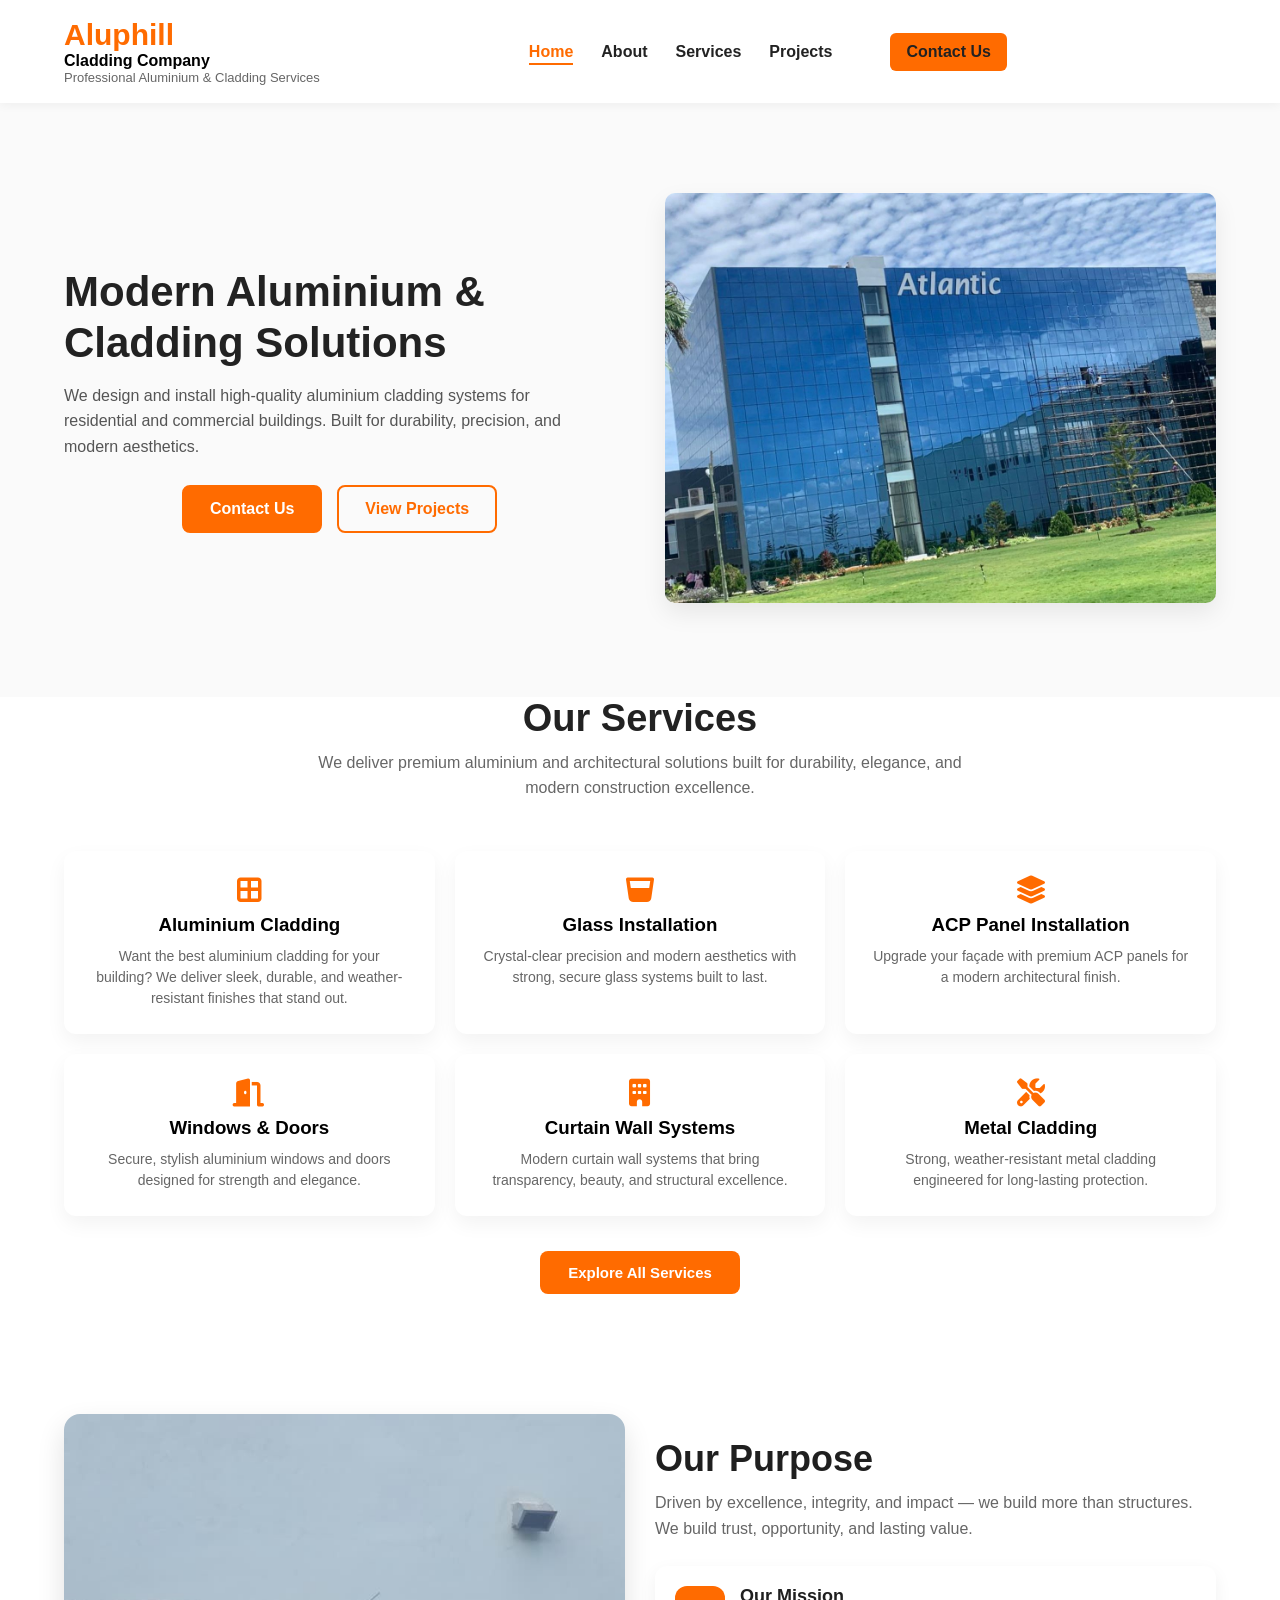
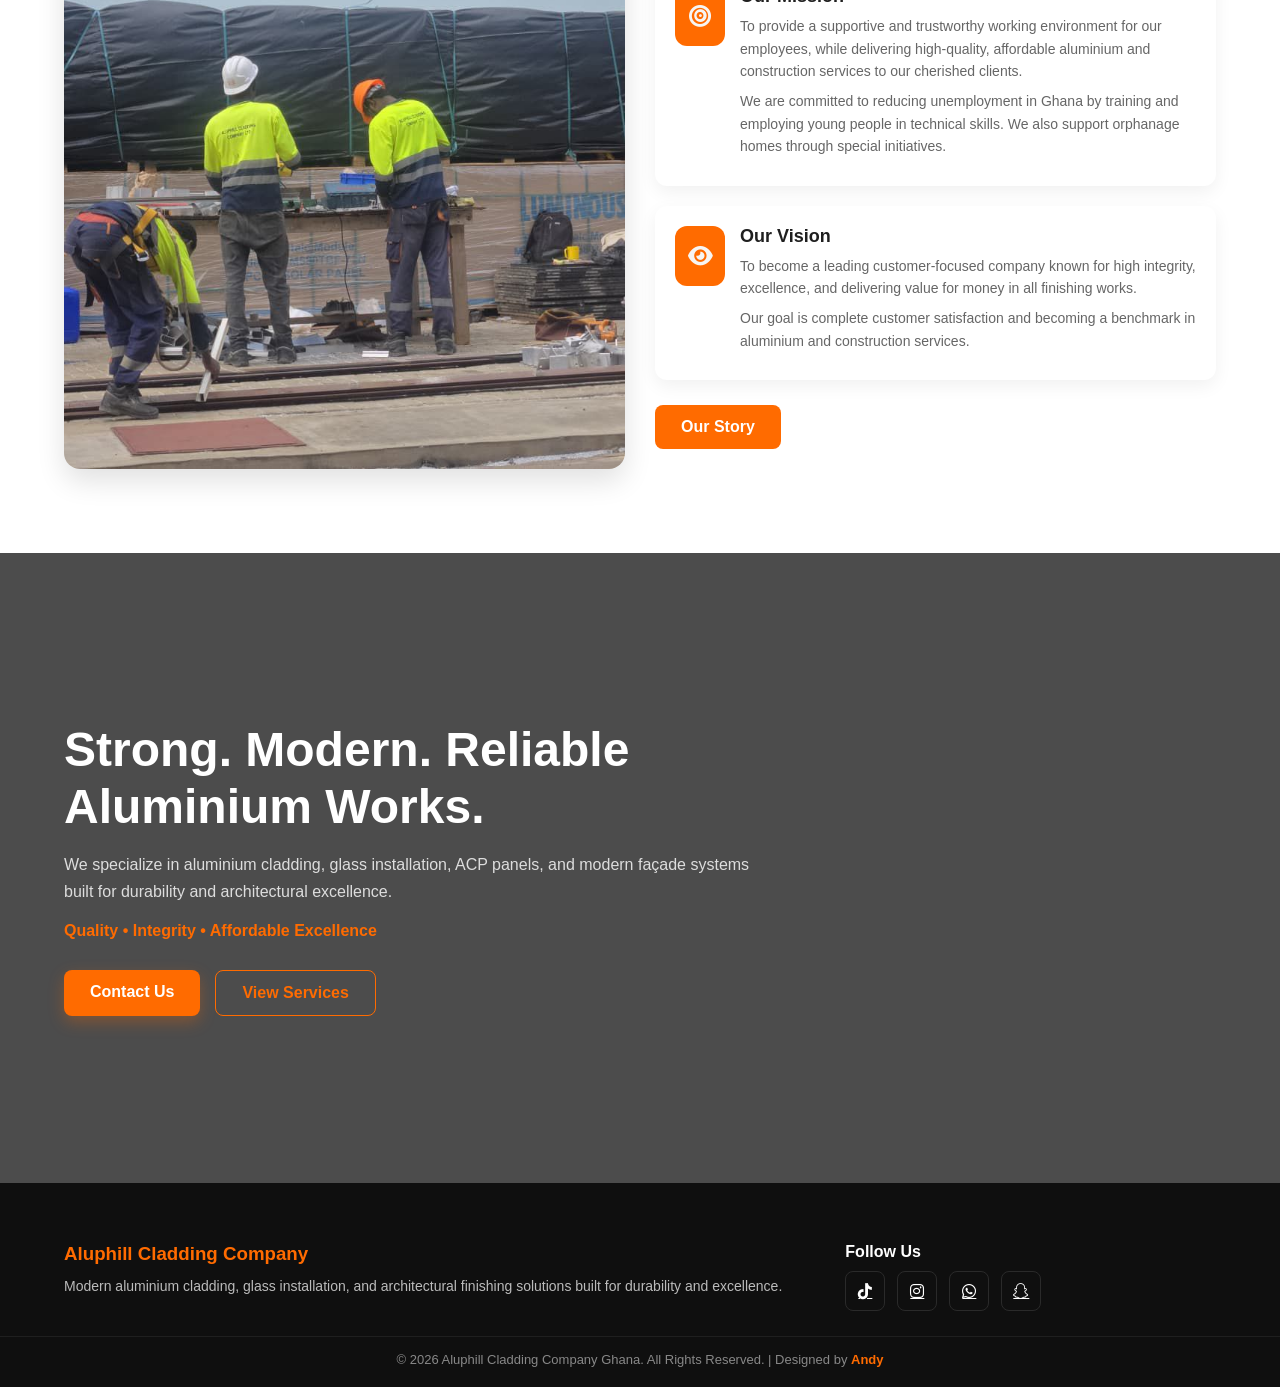
<file: index.html>
<!DOCTYPE html>
<html lang="en">
<head>
  <meta charset="UTF-8" />
  <meta name="viewport" content="width=device-width, initial-scale=1.0"/>
  <title>Aluphill Cladding Company</title>
  <link rel="stylesheet" href="style.css"/>
  <link rel="icon" type="image/png" sizes="32x32" href="images/logo.jpeg">
  <link rel="icon" type="image/png" sizes="16x16" href="images/logo.jpeg">
</head>

<body>

<header class="navbar">
  <div class="container nav-wrapper">

    <div class="logo">
      <h1>Aluphill</h1>
      <span>Cladding Company</span>
      <p class="tagline">Professional Aluminium & Cladding Services</p>
    </div>

    <nav class="nav-links" id="navLinks"></nav>

    <button class="hamburger" id="hamburger" aria-label="Menu">
      <span></span><span></span><span></span>
    </button>

  </div>
</header>

<section class="hero">
  <div class="container hero-wrapper">

    <div class="hero-text">
      <h2>Modern Aluminium & Cladding Solutions</h2>
      <p>
        We design and install high-quality aluminium cladding systems for residential and commercial buildings.
        Built for durability, precision, and modern aesthetics.
      </p>

      <div class="hero-actions">
        <a href="contact.html" class="hero-btn primary">Contact Us</a>
        <a href="projects.html" class="hero-btn secondary">View Projects</a>
      </div>
    </div>

    <div class="hero-image">
      <img src="images/hero1.jpeg"
           alt="Aluminium cladding building">
    </div>

  </div>
</section>

<section class="services">
  <div class="container">

    <div class="section-header">
      <h2>Our Services</h2>
      <p>
        We deliver premium aluminium and architectural solutions built for durability,
        elegance, and modern construction excellence.
      </p>
    </div>

    <div class="services-grid">

      <div class="service-card">
        <i class="fas fa-border-all service-icon"></i>
        <h3>Aluminium Cladding</h3>
        <p>Want the best aluminium cladding for your building? We deliver sleek, durable, and weather-resistant finishes that stand out.</p>
      </div>

      <div class="service-card">
        <i class="fas fa-glass-whiskey service-icon"></i>
        <h3>Glass Installation</h3>
        <p>Crystal-clear precision and modern aesthetics with strong, secure glass systems built to last.</p>
      </div>

      <div class="service-card">
        <i class="fas fa-layer-group service-icon"></i>
        <h3>ACP Panel Installation</h3>
        <p>Upgrade your façade with premium ACP panels for a modern architectural finish.</p>
      </div>

      <div class="service-card">
        <i class="fas fa-door-open service-icon"></i>
        <h3>Windows & Doors</h3>
        <p>Secure, stylish aluminium windows and doors designed for strength and elegance.</p>
      </div>

      <div class="service-card">
        <i class="fas fa-building service-icon"></i>
        <h3>Curtain Wall Systems</h3>
        <p>Modern curtain wall systems that bring transparency, beauty, and structural excellence.</p>
      </div>

      <div class="service-card">
        <i class="fas fa-tools service-icon"></i>
        <h3>Metal Cladding</h3>
        <p>Strong, weather-resistant metal cladding engineered for long-lasting protection.</p>
      </div>

    </div>

    <div class="services-footer">
      <a href="service.html" class="services-btn">Explore All Services</a>
    </div>

  </div>
</section>

<section class="mission-vision">
  <div class="container mv-wrapper">

    <!-- LEFT IMAGE (BUSINESS FEEL) -->
    <div class="mv-image">
      <img src="images/our purpose.jpeg" alt="Construction Team Working">
    </div>

    <!-- RIGHT CONTENT -->
    <div class="mv-content">

      <div class="mv-header">
        <h2>Our Purpose</h2>
        <p>
          Driven by excellence, integrity, and impact — we build more than structures.
          We build trust, opportunity, and lasting value.
        </p>
      </div>

      <!-- MISSION -->
      <div class="mv-card">
        <div class="mv-icon">
          <i class="fas fa-bullseye"></i>
        </div>

        <div>
          <h3>Our Mission</h3>
          <p>
            To provide a supportive and trustworthy working environment for our employees,
            while delivering high-quality, affordable aluminium and construction services to our cherished clients.
          </p>
          <p>
            We are committed to reducing unemployment in Ghana by training and employing young people in technical skills.
            We also support orphanage homes through special initiatives.
          </p>
        </div>
      </div>

      <!-- VISION -->
      <div class="mv-card">
        <div class="mv-icon">
          <i class="fas fa-eye"></i>
        </div>

        <div>
          <h3>Our Vision</h3>
          <p>
            To become a leading customer-focused company known for high integrity, excellence,
            and delivering value for money in all finishing works.
          </p>
          <p>
            Our goal is complete customer satisfaction and becoming a benchmark in aluminium and construction services.
          </p>
        </div>
      </div>

      <!-- CTA BUTTON -->
      <div class="mv-cta">
        <a href="about.html" class="mv-btn">Our Story</a>
      </div>

    </div>

  </div>
</section>

<section class="video-section">

  <!-- VIDEO BACKGROUND -->
  <video class="video-bg-video" autoplay muted loop playsinline>
    <source src="images/video/vid1.mp4" type="video/mp4">
  </video>

  <!-- OVERLAY -->
  <div class="video-overlay"></div>

  <!-- CONTENT -->
  <div class="container video-content-wrapper">

    <div class="video-text">

      <h1>Strong. Modern. Reliable Aluminium Works.</h1>

      <p>
        We specialize in aluminium cladding, glass installation, ACP panels, and modern façade systems
        built for durability and architectural excellence.
      </p>

      <p class="highlight">
        Quality • Integrity • Affordable Excellence
      </p>

      <div class="video-buttons">
        <a href="contact.html" class="btn primary">Contact Us</a>
        <a href="service.html" class="btn secondary">View Services</a>
      </div>

    </div>

  </div>

</section>

<footer class="footer">
  <div class="container footer-wrapper">

    <!-- BRAND / ABOUT -->
    <div class="footer-about">
      <h3>Aluphill Cladding Company</h3>
      <p>
        Modern aluminium cladding, glass installation, and architectural finishing solutions
        built for durability and excellence.
      </p>
    </div>

    <!-- SOCIALS -->
    <div class="footer-socials">
      <h4>Follow Us</h4>
   <div class="social-icons">
        <a href="https://www.tiktok.com/@aluphillcladding" target="_blank" rel="noopener noreferrer"><i class="fab fa-tiktok"></i></a>
        <a href="https://www.instagram.com/aluphillcladding1.0?igsh=MWg1b3R0eDY3OHE4Mg%3D%3D&utm_source=qr" target="_blank" rel="noopener noreferrer"><i class="fab fa-instagram"></i></a>
        <a href="whatsapp://send?phone=233240925227" target="_blank" rel="noopener noreferrer"><i class="fab fa-whatsapp"></i></a>
        <a href="https://www.snapchat.com/add/aluphilcladding?share_id=PP1uf8LnQ-aVPM5W32ZezQ&locale=en_US" target="_blank" rel="noopener noreferrer"><i class="fab fa-snapchat-ghost"></i></a>
      </div>
    </div>

  </div>

  <!-- BOTTOM BAR -->
  <div class="footer-bottom">
    <p>
      © 2026 Aluphill Cladding Company Ghana. All Rights Reserved. |
      Designed by 
      <a href="mailto:opusumahandy17@gmail.com">Andy</a>
    </p>
  </div>
</footer>

<link rel="stylesheet" href="https://cdnjs.cloudflare.com/ajax/libs/font-awesome/6.5.0/css/all.min.css">

<script src="script.js" defer></script>
</body>
</html>
</file>
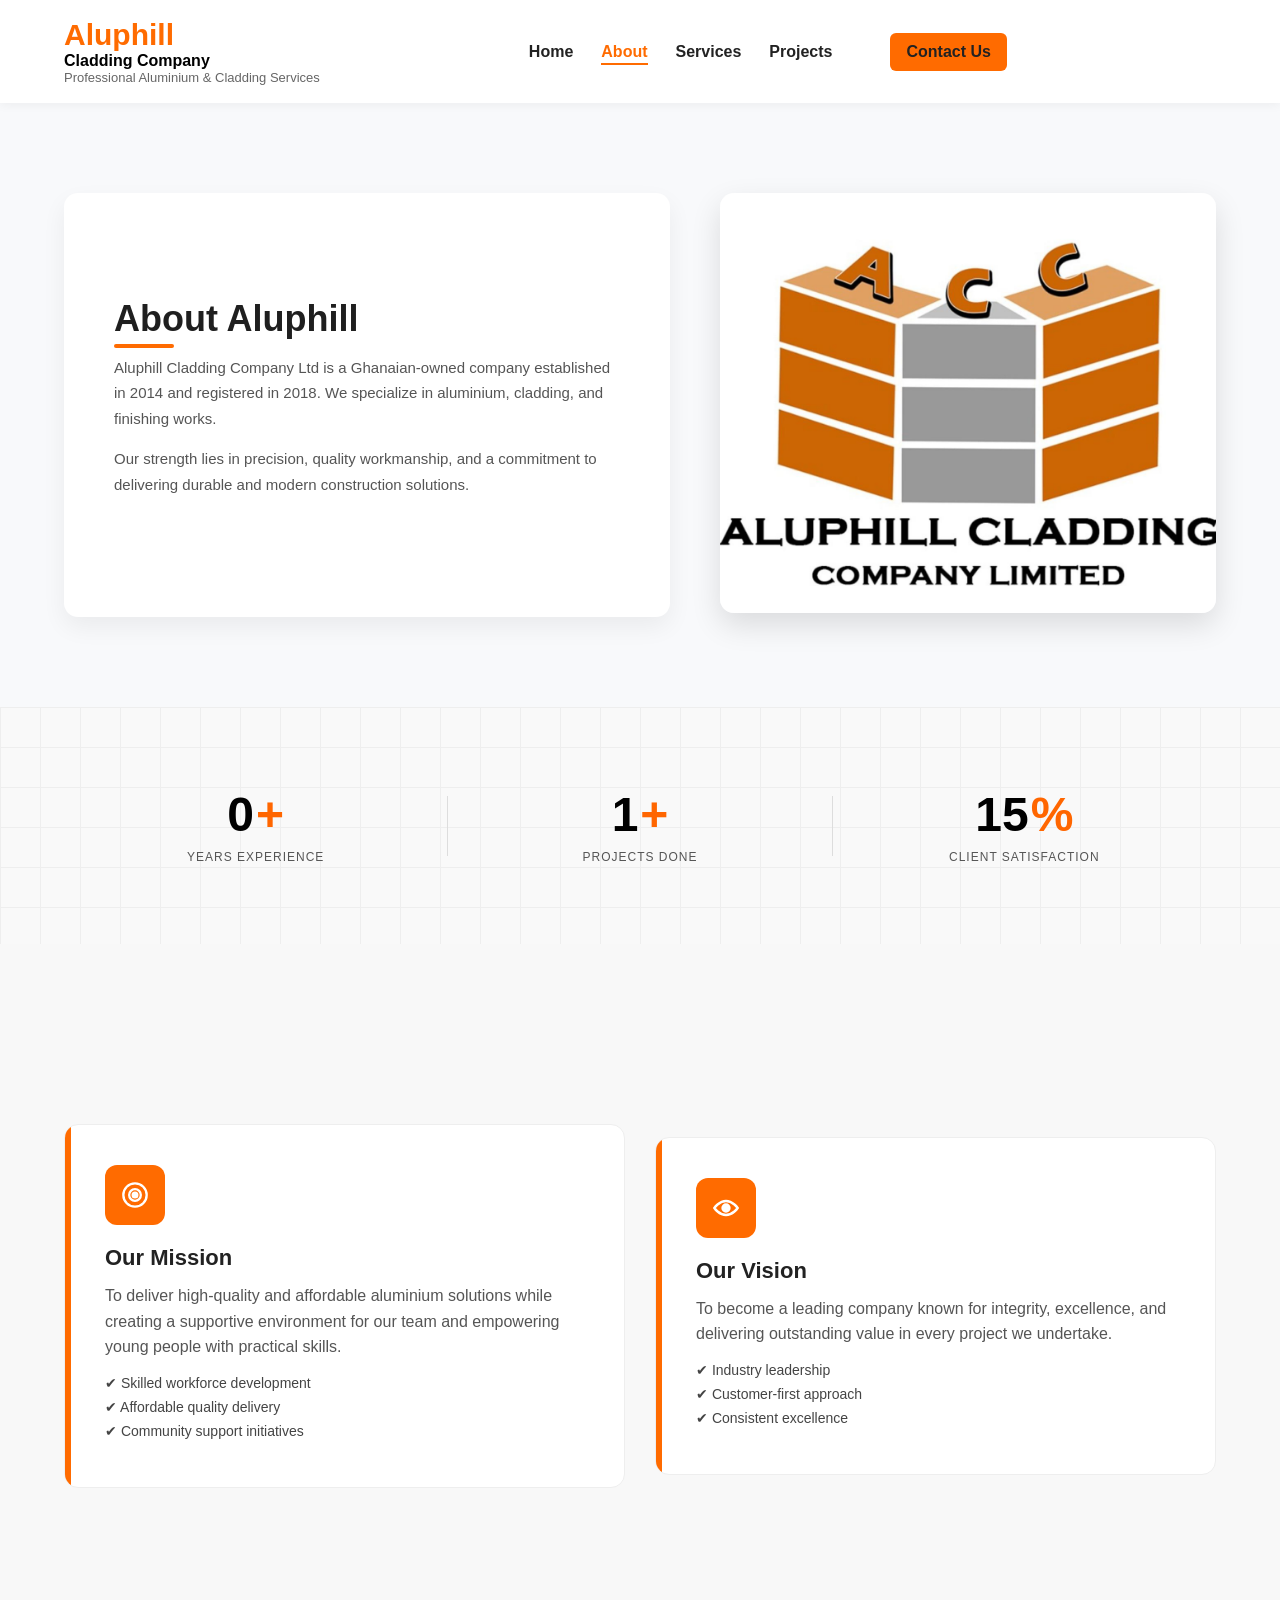
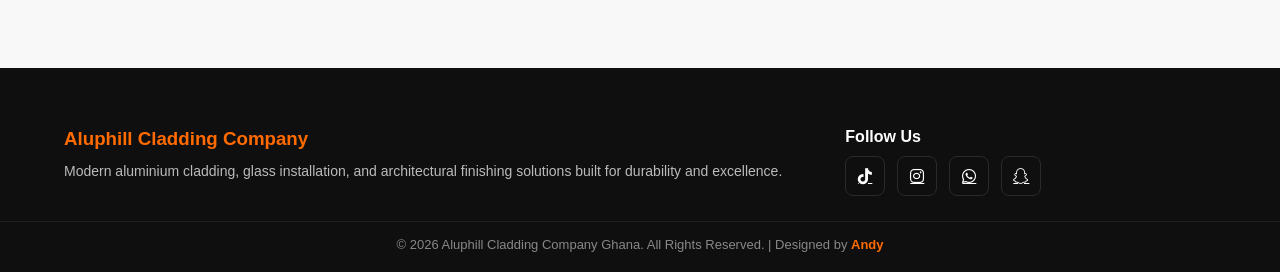
<file: about.html>
<!DOCTYPE html>
<html lang="en">
<head>
  <meta charset="UTF-8" />
  <meta name="viewport" content="width=device-width, initial-scale=1.0"/>
  <title>Aluphill Cladding Company</title>
  <link rel="stylesheet" href="style.css"/>
  <link rel="icon" type="image/png" sizes="32x32" href="images/logo.jpeg">
  <link rel="icon" type="image/png" sizes="16x16" href="images/logo.jpeg">

</head>

<body>  

<header class="navbar">
  <div class="container nav-wrapper">

    <div class="logo">
      <h1>Aluphill</h1>
      <span>Cladding Company</span>
      <p class="tagline">Professional Aluminium & Cladding Services</p>
    </div>

    <nav class="nav-links" id="navLinks"></nav>

    <button class="hamburger" id="hamburger" aria-label="Menu">
      <span></span><span></span><span></span>
    </button>

  </div>
</header>

<!-- ABOUT INTRO -->
<section class="about-hero">
  <div class="container about-grid">

    <div class="about-text">
      <h2>About Aluphill</h2>

      <p>
        Aluphill Cladding Company Ltd is a Ghanaian-owned company established in 2014 and
        registered in 2018. We specialize in aluminium, cladding, and finishing works.
      </p>

      <p>
        Our strength lies in precision, quality workmanship, and a commitment to delivering
        durable and modern construction solutions.
      </p>
    </div>

    <div class="about-image">
      <img src="images/logo.jpeg" alt="Construction">
    </div>

  </div>
</section>


<section class="stats-section">
  <div class="container stats-container">

    <div class="stat-box">
      <h2>
        <span class="count" data-target="6">0</span><span class="symbol">+</span>
      </h2>
      <p>YEARS EXPERIENCE</p>
    </div>

    <div class="divider"></div>

    <div class="stat-box">
      <h2>
        <span class="count" data-target="10">0</span><span class="symbol">+</span>
      </h2>
      <p>PROJECTS DONE</p>
    </div>

    <div class="divider"></div>

    <div class="stat-box">
      <h2>
        <span class="count" data-target="98">0</span><span class="symbol">%</span>
      </h2>
      <p>CLIENT SATISFACTION</p>
    </div>

  </div>
</section>
<!-- MISSION & VISION -->
<section class="about-mv">
  <div class="container mv-wrapper">

    <!-- MISSION -->
    <div class="mv-box mission">
      <div class="mv-icon">
        <!-- Target Icon -->
        <svg viewBox="0 0 24 24">
          <circle cx="12" cy="12" r="10"/>
          <circle cx="12" cy="12" r="5"/>
          <circle cx="12" cy="12" r="2" fill="#fff"/>
        </svg>
      </div>

      <h3>Our Mission</h3>

      <p>
        To deliver high-quality and affordable aluminium solutions while creating a supportive
        environment for our team and empowering young people with practical skills.
      </p>

      <ul>
        <li>✔ Skilled workforce development</li>
        <li>✔ Affordable quality delivery</li>
        <li>✔ Community support initiatives</li>
      </ul>
    </div>

    <!-- VISION -->
    <div class="mv-box vision">
      <div class="mv-icon">
        <!-- Eye Icon -->
        <svg viewBox="0 0 24 24">
          <path d="M2 12s4-6 10-6 10 6 10 6-4 6-10 6-10-6-10-6z"/>
          <circle cx="12" cy="12" r="3" fill="#fff"/>
        </svg>
      </div>

      <h3>Our Vision</h3>

      <p>
        To become a leading company known for integrity, excellence, and delivering
        outstanding value in every project we undertake.
      </p>

      <ul>
        <li>✔ Industry leadership</li>
        <li>✔ Customer-first approach</li>
        <li>✔ Consistent excellence</li>
      </ul>
    </div>

  </div>
</section>

<footer class="footer">
  <div class="container footer-wrapper">

    <!-- BRAND / ABOUT -->
    <div class="footer-about">
      <h3>Aluphill Cladding Company</h3>
      <p>
        Modern aluminium cladding, glass installation, and architectural finishing solutions
        built for durability and excellence.
      </p>
    </div>

    <!-- SOCIALS -->
    <div class="footer-socials">
      <h4>Follow Us</h4>
      <div class="social-icons">
        <a href="https://www.tiktok.com/@aluphillcladding" target="_blank" rel="noopener noreferrer"><i class="fab fa-tiktok"></i></a>
        <a href="https://www.instagram.com/aluphillcladding1.0?igsh=MWg1b3R0eDY3OHE4Mg%3D%3D&utm_source=qr" target="_blank" rel="noopener noreferrer"><i class="fab fa-instagram"></i></a>
        <a href="whatsapp://send?phone=233240925227" target="_blank" rel="noopener noreferrer"><i class="fab fa-whatsapp"></i></a>
        <a href="https://www.snapchat.com/add/aluphilcladding?share_id=PP1uf8LnQ-aVPM5W32ZezQ&locale=en_US" target="_blank" rel="noopener noreferrer"><i class="fab fa-snapchat-ghost"></i></a>
      </div>
    </div>

  </div>

  <!-- BOTTOM BAR -->
  <div class="footer-bottom">
    <p>
      © 2026 Aluphill Cladding Company Ghana. All Rights Reserved. |
      Designed by 
      <a href="mailto:opusumahandy17@gmail.com">Andy</a>
    </p>
  </div>
</footer>


<link rel="stylesheet" href="https://cdnjs.cloudflare.com/ajax/libs/font-awesome/6.5.0/css/all.min.css">

<script src="script.js" defer></script>
</body>
</html>
</file>
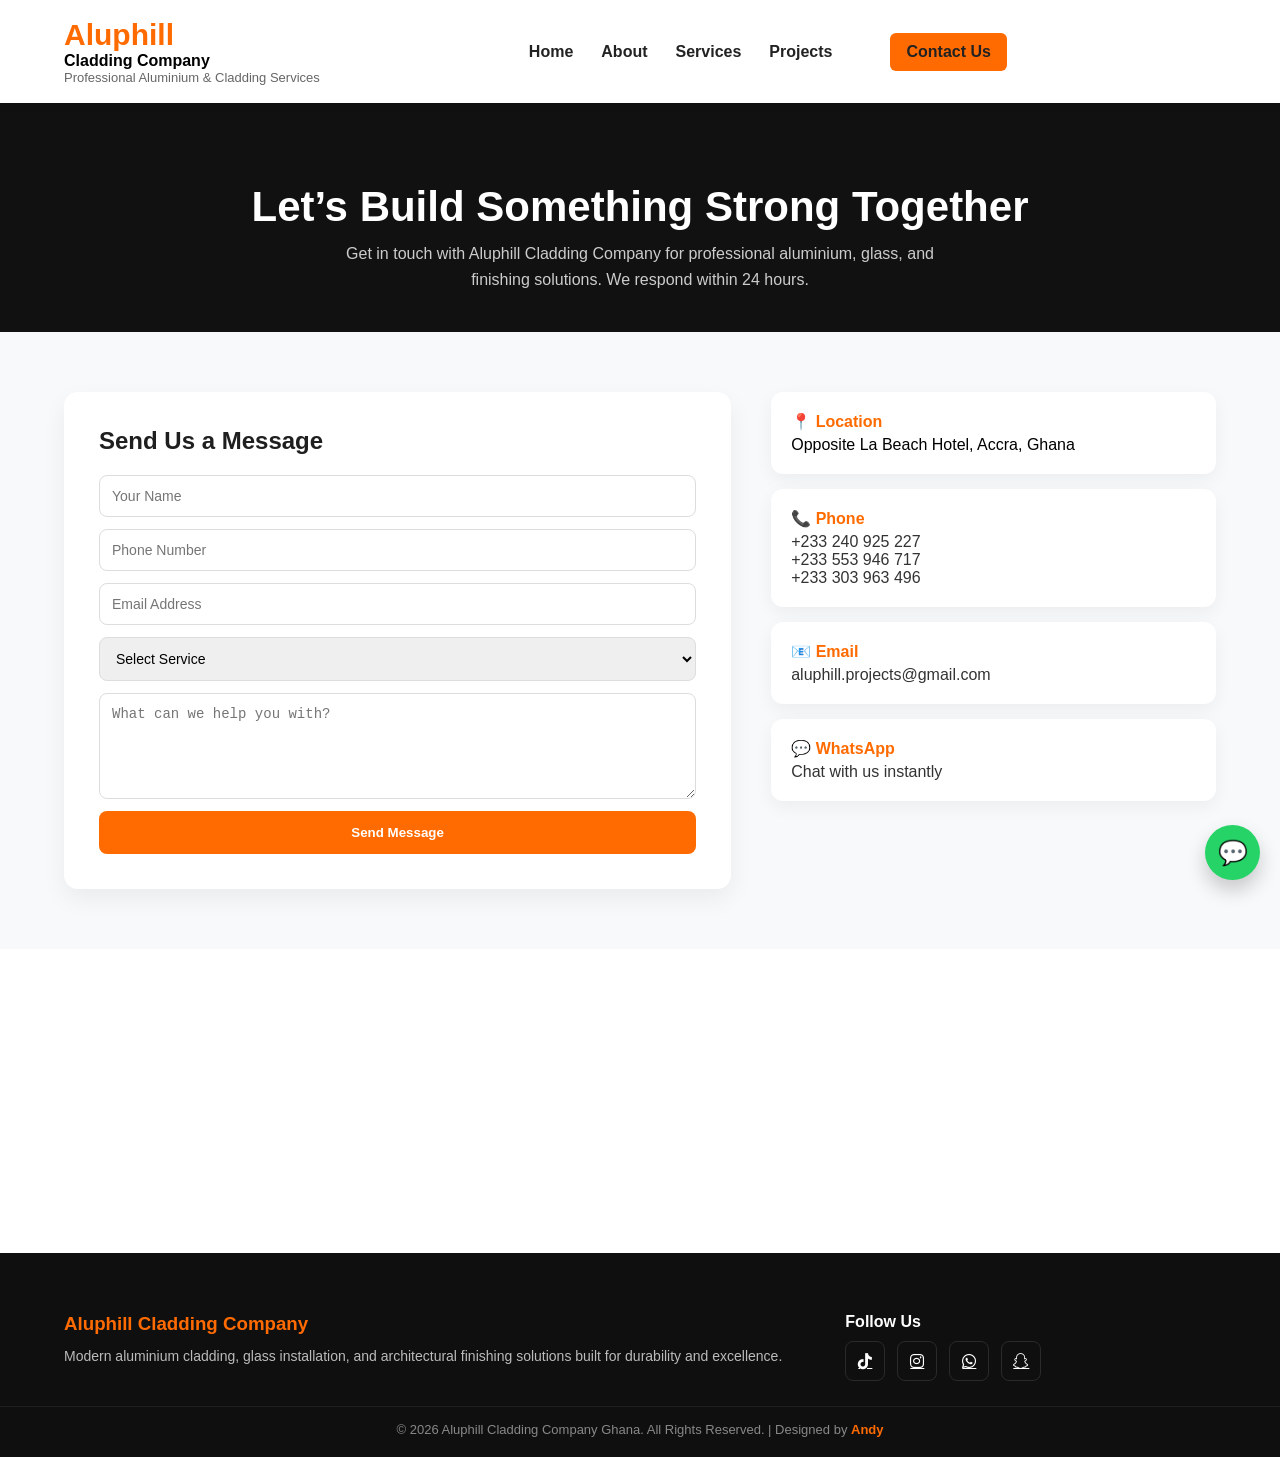
<file: contact.html>
<!DOCTYPE html>
<html lang="en">
<head>
  <meta charset="UTF-8" />
  <meta name="viewport" content="width=device-width, initial-scale=1.0"/>
  <title>Aluphill Cladding Company</title>
  <link rel="stylesheet" href="style.css"/>
  <link rel="icon" type="image/png" sizes="32x32" href="images/logo.jpeg">
  <link rel="icon" type="image/png" sizes="16x16" href="images/logo.jpeg">

<body>

<header class="navbar">
  <div class="container nav-wrapper">

    <div class="logo">
      <h1>Aluphill</h1>
      <span>Cladding Company</span>
      <p class="tagline">Professional Aluminium & Cladding Services</p>
    </div>

    <nav class="nav-links" id="navLinks"></nav>

    <button class="hamburger" id="hamburger" aria-label="Menu">
      <span></span><span></span><span></span>
    </button>

  </div>
</header>
<!-- CONTACT HERO -->
<section class="contact-hero">
  <div class="container">

    <h1>Let’s Build Something Strong Together</h1>
    <p>
      Get in touch with Aluphill Cladding Company for professional aluminium,
      glass, and finishing solutions. We respond within 24 hours.
    </p>

  </div>
</section>

<!-- CONTACT MAIN -->
<section class="contact-section">
  <div class="container contact-grid">

    <!-- FORM -->
    <div class="contact-form-box">
      <h2>Send Us a Message</h2>

      <form id="contactForm">

  <input type="text"
         id="name"
         placeholder="Your Name"
         required>

  <input type="tel"
         id="phone"
         placeholder="Phone Number"
         required>

  <input type="email"
         id="email"
         placeholder="Email Address">

  <select id="service" required>
    <option value="">Select Service</option>
    <option>Aluminium Cladding</option>
    <option>Glass Installation</option>
    <option>ACP Panels</option>
    <option>Curtain Wall</option>
  </select>

  <textarea id="message"
            rows="5"
            placeholder="What can we help you with?"
            required></textarea>

  <button type="submit">Send Message</button>

</form>
    </div>

    <!-- CONTACT INFO -->
    <div class="contact-info-box">

      <div class="info-card">
        <h3>📍 Location</h3>
        <p>Opposite La Beach Hotel, Accra, Ghana</p>
      </div>

      <div class="info-card">
        <h3>📞 Phone</h3>
        <p><a href="tel:+233240925227">+233 240 925 227</a></p>
        <p><a href="tel:+233553946717">+233 553 946 717</a></p>
        <p><a href="tel:+233303963496">+233 303 963 496</a></p>
      </div>

      <div class="info-card">
        <h3>📧 Email</h3>
        <p><a href="mailto:aluphill.projects@gmail.com">aluphill.projects@gmail.com</a></p>
      </div>

      <div class="info-card">
        <h3>💬 WhatsApp</h3>
        <p><a href="whatsapp://send?phone=233240925227">Chat with us instantly</a></p>
      </div>

    </div>

  </div>
</section>

<!-- MAP -->
<section class="map-section">
  <iframe
    title="Aluphill Cladding Company location"
    src="https://www.google.com/maps/embed?pb=!1m18!1m12!1m3!1d15955.522832539242!2d-0.1985465!3d5.6037167!2m3!1f0!2f0!3f0!3m2!1i1024!2i768!4f13.1!3m3!1m2!1s0xfdf9b5c6fb63cf1%3A0x4e31b2449c6d1017!2sAccra%2C%20Ghana!5e0!3m2!1sen!2sus!4v1697054474389!5m2!1sen!2sus"
    allowfullscreen=""
    loading="lazy"
    referrerpolicy="no-referrer-when-downgrade">
  </iframe>
</section>

<!-- FLOATING WHATSAPP -->
<a href="whatsapp://send?phone=233240925227" class="whatsapp-float" target="_blank">
  💬
</a>

<footer class="footer">
  <div class="container footer-wrapper">

    <!-- BRAND / ABOUT -->
    <div class="footer-about">
      <h3>Aluphill Cladding Company</h3>
      <p>
        Modern aluminium cladding, glass installation, and architectural finishing solutions
        built for durability and excellence.
      </p>
    </div>

    <!-- SOCIALS -->
    <div class="footer-socials">
      <h4>Follow Us</h4>
      <div class="social-icons">
        <a href="https://www.tiktok.com/@aluphillcladding" target="_blank" rel="noopener noreferrer"><i class="fab fa-tiktok"></i></a>
        <a href="https://www.instagram.com/aluphillcladding1.0?igsh=MWg1b3R0eDY3OHE4Mg%3D%3D&utm_source=qr" target="_blank" rel="noopener noreferrer"><i class="fab fa-instagram"></i></a>
        <a href="whatsapp://send?phone=233240925227" target="_blank" rel="noopener noreferrer"><i class="fab fa-whatsapp"></i></a>
        <a href="https://www.snapchat.com/add/aluphilcladding?share_id=PP1uf8LnQ-aVPM5W32ZezQ&locale=en_US" target="_blank" rel="noopener noreferrer"><i class="fab fa-snapchat-ghost"></i></a>
      </div>
    </div>

  </div>

  <!-- BOTTOM BAR -->
  <div class="footer-bottom">
    <p>
      © 2026 Aluphill Cladding Company Ghana. All Rights Reserved. |
      Designed by 
      <a href="mailto:opusumahandy17@gmail.com">Andy</a>
    </p>
  </div>
</footer>


<link rel="stylesheet" href="https://cdnjs.cloudflare.com/ajax/libs/font-awesome/6.5.0/css/all.min.css">

<script src="script.js" defer></script>
</body>
</html>
</file>
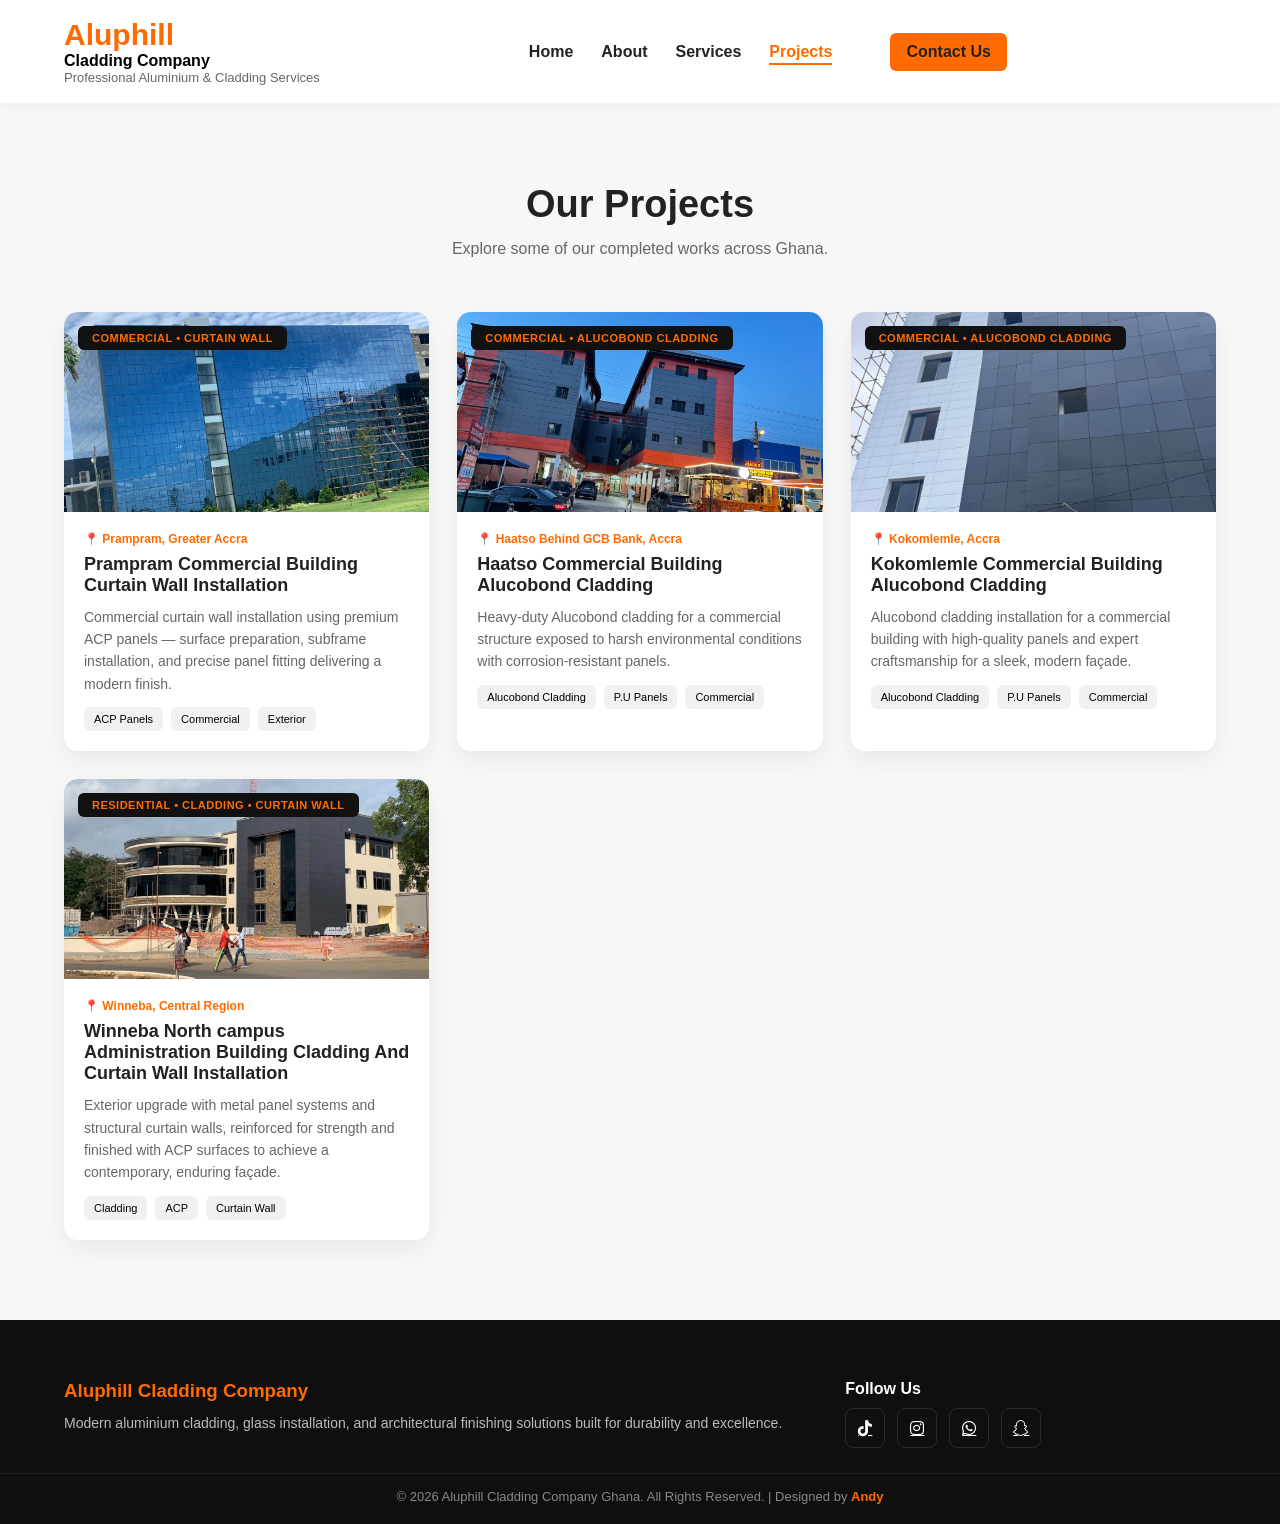
<file: projects.html>
<!DOCTYPE html>
<html lang="en">
<head>
  <meta charset="UTF-8" />
  <meta name="viewport" content="width=device-width, initial-scale=1.0"/>
  <title>Aluphill Cladding Company</title>
  <link rel="stylesheet" href="style.css"/>
  <link rel="icon" type="image/png" sizes="32x32" href="images/logo.jpeg">
<link rel="icon" type="image/png" sizes="16x16" href="images/logo.jpeg">
</head>

<body>

<header class="navbar">
  <div class="container nav-wrapper">

    <div class="logo">
      <h1>Aluphill</h1>
      <span>Cladding Company</span>
      <p class="tagline">Professional Aluminium & Cladding Services</p>
    </div>

    <nav class="nav-links" id="navLinks"></nav>

    <button class="hamburger" id="hamburger" aria-label="Menu">
      <span></span><span></span><span></span>
    </button>

  </div>
</header>
<section class="projects-page">
  <div class="container">

    <div class="section-header">
      <h2>Our Projects</h2>
      <p>Explore some of our completed works across Ghana.</p>
    </div>

    <div class="projects-grid">

      <!-- 1 -->
      <div class="project-card">
        <div class="project-image">
          <img src="images/project 1 .jpeg">
          <span class="project-badge">COMMERCIAL • CURTAIN WALL</span>
        </div>

        <div class="project-content">
          <div class="project-location">📍 Prampram, Greater Accra</div>
          <h3>Prampram Commercial Building Curtain Wall Installation</h3>
          <p>
            Commercial curtain wall installation using premium ACP panels — surface preparation,
            subframe installation, and precise panel fitting delivering a modern finish.
          </p>

          <div class="project-tags">
            <span>ACP Panels</span>
            <span>Commercial</span>
            <span>Exterior</span>
          </div>
        </div>
      </div>

      <!-- 2 -->
      <div class="project-card">
        <div class="project-image">
          <img src="images/project 2.jpeg">
          <span class="project-badge">COMMERCIAL • ALUCOBOND CLADDING</span>
        </div>

        <div class="project-content">
          <div class="project-location">📍 Haatso Behind GCB Bank, Accra</div>
          <h3>Haatso Commercial Building Alucobond Cladding</h3>
          <p>
            Heavy-duty Alucobond cladding for a commercial structure exposed to harsh
            environmental conditions with corrosion-resistant panels.
          </p>

          <div class="project-tags">
            <span>Alucobond Cladding</span>
            <span>P.U Panels</span>
            <span>Commercial</span>
          </div>
        </div>
      </div>

      <!-- 3 -->
      <div class="project-card">
        <div class="project-image">
          <img src="images/project3.jpeg">
          <span class="project-badge">COMMERCIAL • ALUCOBOND CLADDING</span>
        </div>

        <div class="project-content">
          <div class="project-location">📍 Kokomlemle, Accra</div>
          <h3>Kokomlemle Commercial Building Alucobond Cladding</h3>
          <p>
            Alucobond cladding installation for a commercial building with high-quality
            panels and expert craftsmanship for a sleek, modern façade.
          </p>

          <div class="project-tags">
            <span>Alucobond Cladding</span>
            <span>P.U Panels</span>
            <span>Commercial</span>
          </div>
        </div>
      </div>

      <!-- 4 -->
      <div class="project-card">
        <div class="project-image">
          <img src="images/project4.jpeg">
          <span class="project-badge">RESIDENTIAL • CLADDING  • CURTAIN WALL</span>
        </div>

        <div class="project-content">
          <div class="project-location">📍 Winneba, Central Region</div>
          <h3>Winneba North campus Administration Building Cladding And Curtain Wall Installation</h3>
          <p>
          Exterior upgrade with metal panel systems and structural curtain walls, reinforced for strength and finished with ACP surfaces to achieve a contemporary, enduring façade.
          </p>

          <div class="project-tags">
            <span>Cladding</span>
            <span>ACP</span>
            <span>Curtain Wall</span>
          </div>
        </div>
      </div>

      <!-- 5 
      <div class="project-card">
        <div class="project-image">
          <img src="https://images.unsplash.com/photo-1497366216548-37526070297c?auto=format&fit=crop&w=1200&q=80">
          <span class="project-badge">COMMERCIAL • GLASS</span>
        </div>

        <div class="project-content">
          <div class="project-location">📍 East Legon, Accra</div>
          <h3>Glass & Curtain Wall Installation</h3>
          <p>
            Curtain wall system installation with aluminium framing and precision glass
            fitting to maximize light and efficiency.
          </p>

          <div class="project-tags">
            <span>Glass</span>
            <span>Curtain Wall</span>
            <span>Commercial</span>
          </div>
        </div>
      </div>

       6 
      <div class="project-card">
        <div class="project-image">
          <img src="https://images.unsplash.com/photo-1504307651254-35680f356dfd?auto=format&fit=crop&w=1200&q=80">
          <span class="project-badge">OFFICE • ALUMINIUM</span>
        </div>

        <div class="project-content">
          <div class="project-location">📍 Spintex, Accra</div>
          <h3>Spintex Office Complex Aluminium Works</h3>
          <p>
            Aluminium windows, sliding doors, and cladding installation for a modern
            office structure with durability and precision.
          </p>

          <div class="project-tags">
            <span>Windows</span>
            <span>Doors</span>
            <span>Office</span>
          </div>
        </div>
      </div>
      -->   
    </div>
  </div>
</section>

<footer class="footer">
  <div class="container footer-wrapper">

    <!-- BRAND / ABOUT -->
    <div class="footer-about">
      <h3>Aluphill Cladding Company</h3>
      <p>
        Modern aluminium cladding, glass installation, and architectural finishing solutions
        built for durability and excellence.
      </p>
    </div>

    <!-- SOCIALS -->
    <div class="footer-socials">
      <h4>Follow Us</h4>
      <div class="social-icons">
        <a href="https://www.tiktok.com/@aluphillcladding" target="_blank" rel="noopener noreferrer"><i class="fab fa-tiktok"></i></a>
        <a href="https://www.instagram.com/aluphillcladding1.0?igsh=MWg1b3R0eDY3OHE4Mg%3D%3D&utm_source=qr" target="_blank" rel="noopener noreferrer"><i class="fab fa-instagram"></i></a>
        <a href="whatsapp://send?phone=233240925227" target="_blank" rel="noopener noreferrer"><i class="fab fa-whatsapp"></i></a>
        <a href="https://www.snapchat.com/add/aluphilcladding?share_id=PP1uf8LnQ-aVPM5W32ZezQ&locale=en_US" target="_blank" rel="noopener noreferrer"><i class="fab fa-snapchat-ghost"></i></a>
      </div>
    </div>

  </div>

  <!-- BOTTOM BAR -->
  <div class="footer-bottom">
    <p>
      © 2026 Aluphill Cladding Company Ghana. All Rights Reserved. |
      Designed by 
      <a href="mailto:opusumahandy17@gmail.com">Andy</a>
    </p>
  </div>
</footer>


<link rel="stylesheet" href="https://cdnjs.cloudflare.com/ajax/libs/font-awesome/6.5.0/css/all.min.css">

<script src="script.js" defer></script>
</body>
</html>
</file>
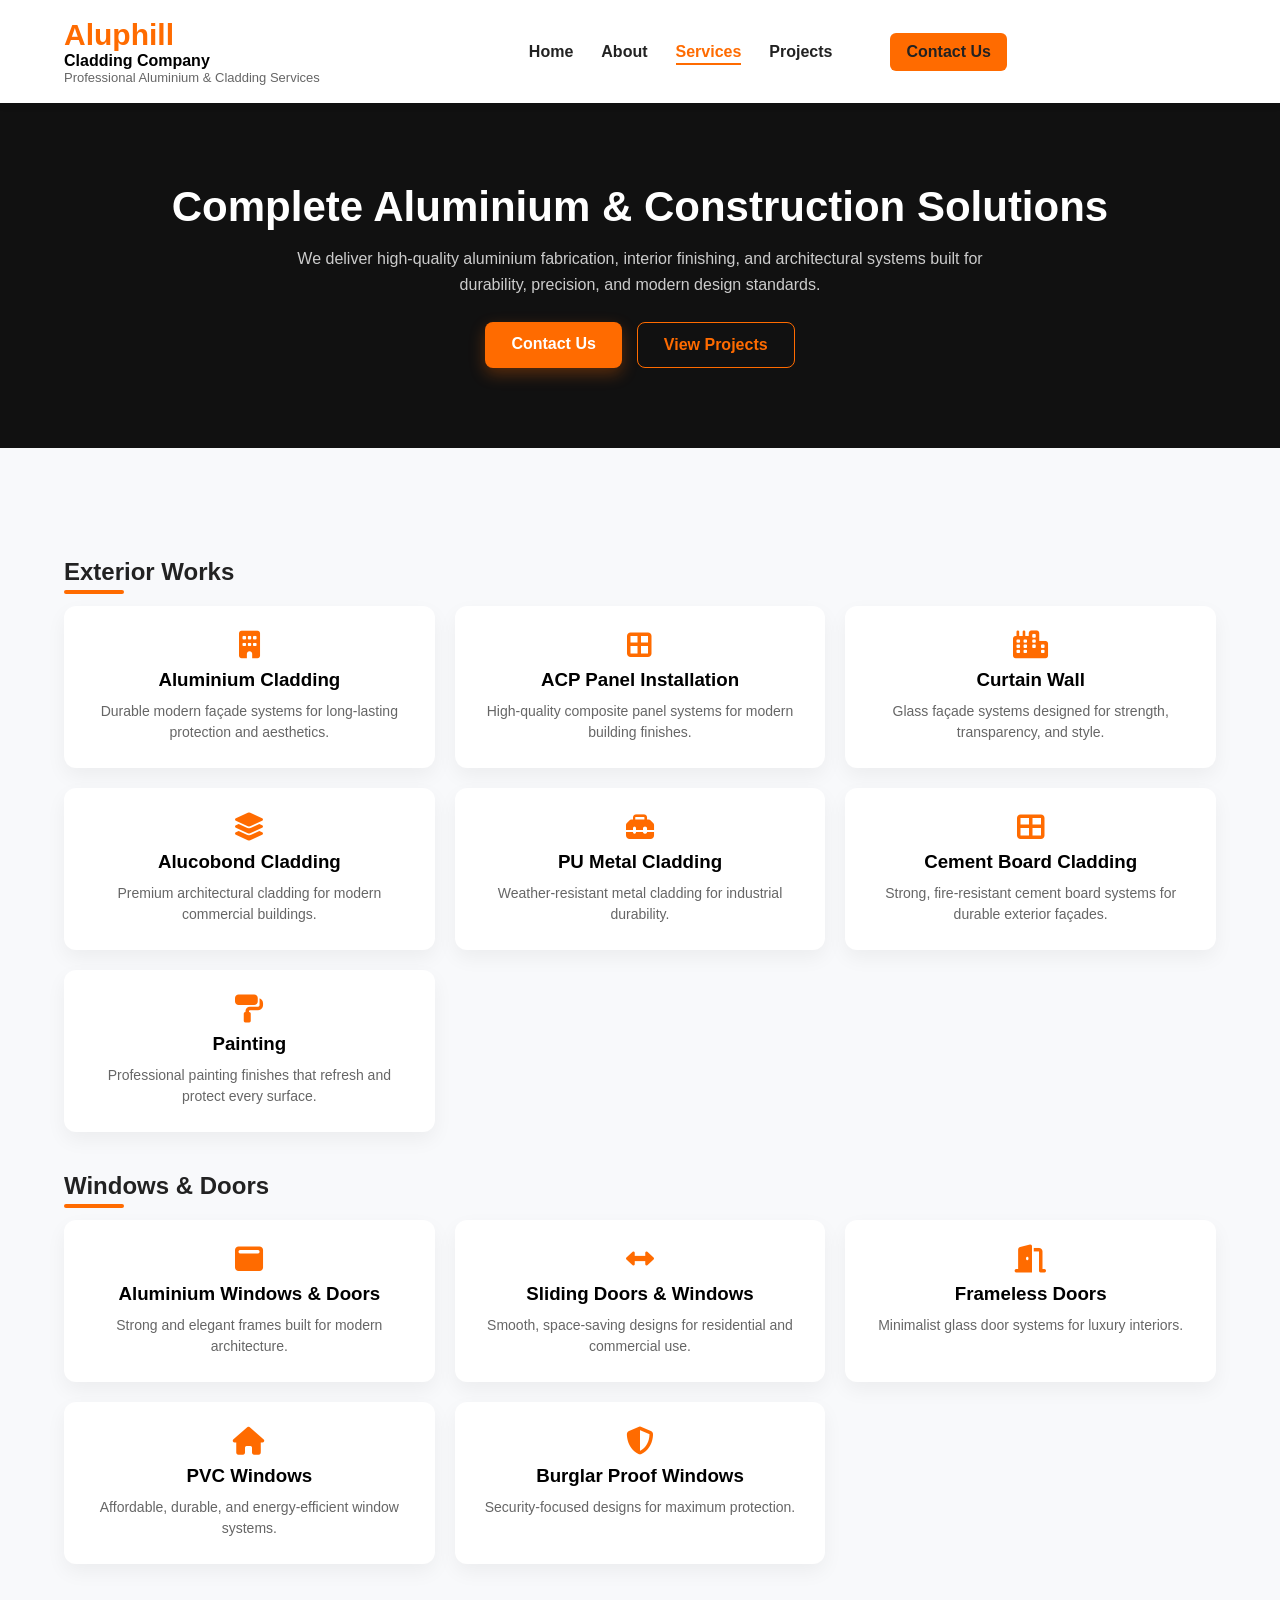
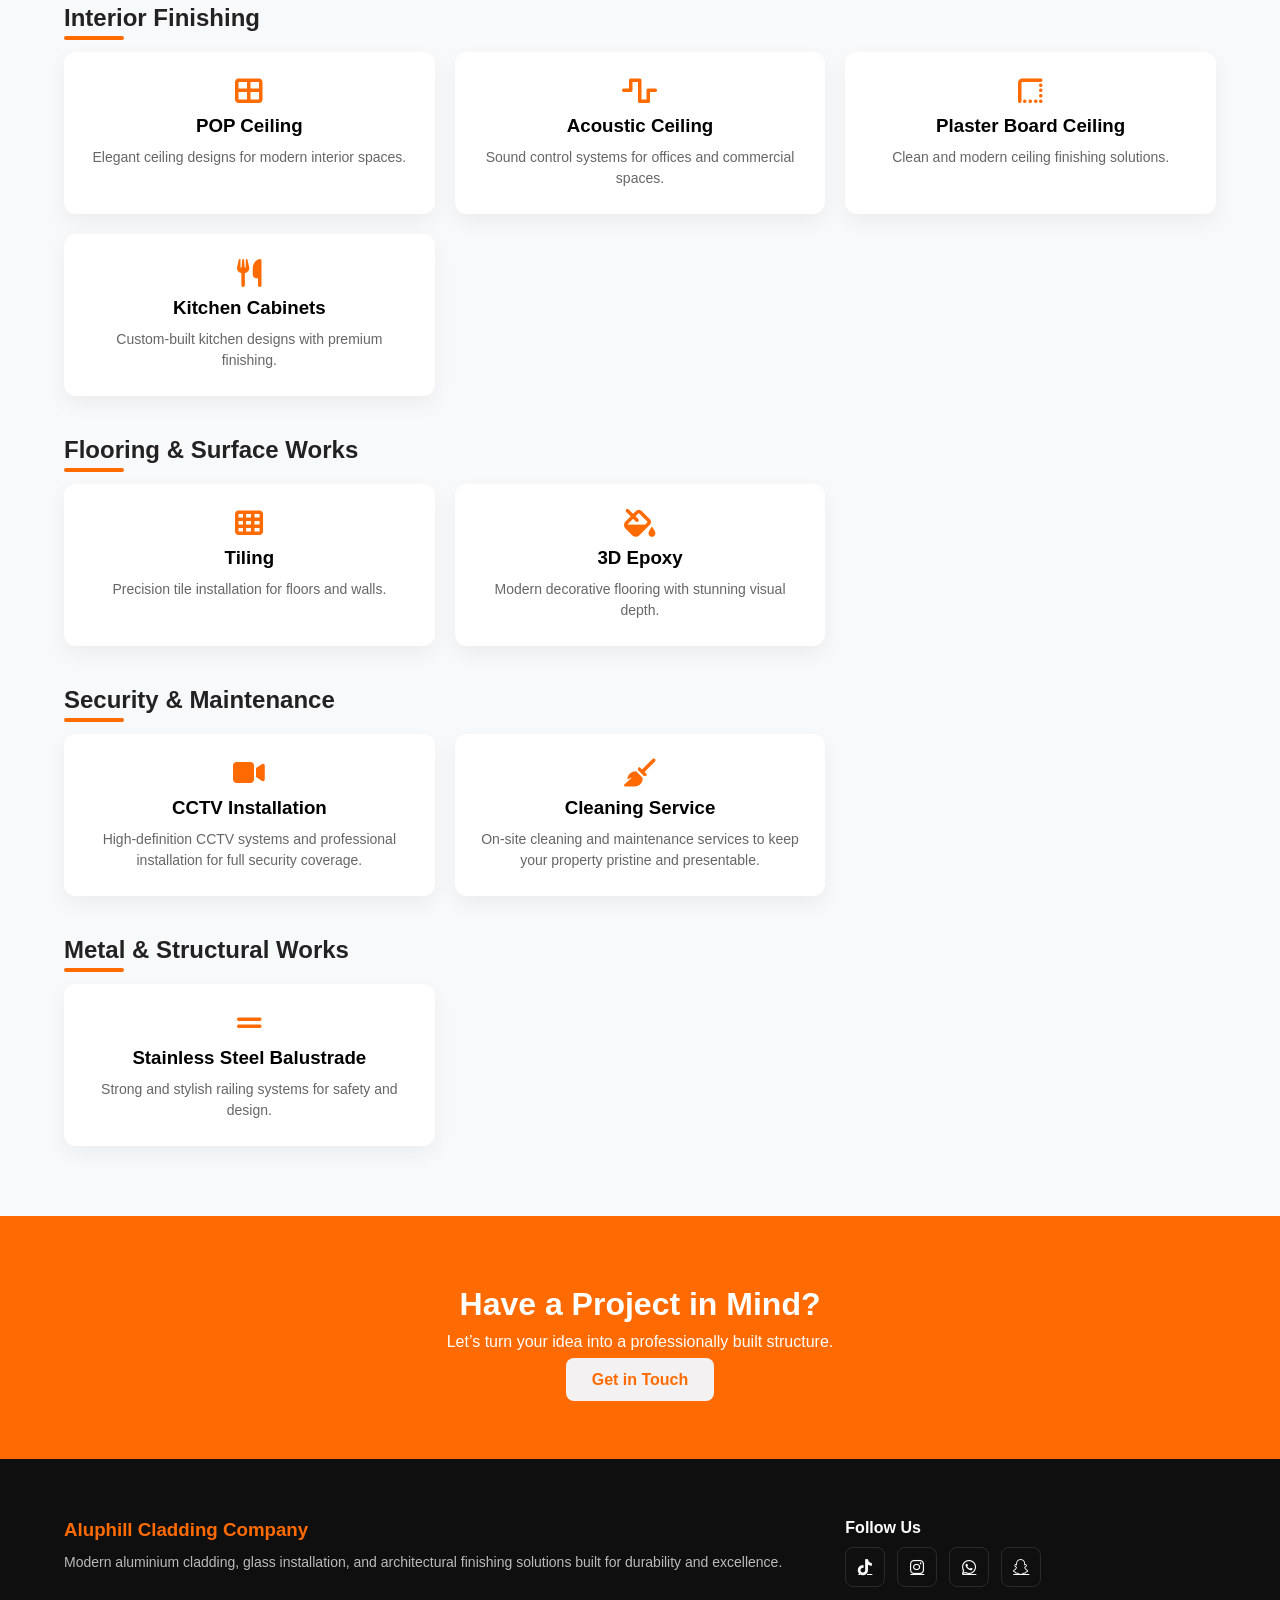
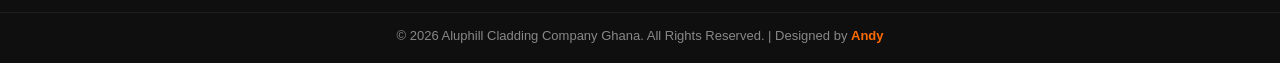
<file: service.html>
<!DOCTYPE html>
<html lang="en">
<head>
  <meta charset="UTF-8" />
  <meta name="viewport" content="width=device-width, initial-scale=1.0"/>
  <title>Aluphill Cladding Company</title>
  <link rel="stylesheet" href="style.css"/>
  <link rel="icon" type="image/png" sizes="32x32" href="images/logo.jpeg">
  <link rel="icon" type="image/png" sizes="16x16" href="images/logo.jpeg">

</head>

<body>

<header class="navbar">
  <div class="container nav-wrapper">

    <div class="logo">
      <h1>Aluphill</h1>
      <span>Cladding Company</span>
      <p class="tagline">Professional Aluminium & Cladding Services</p>
    </div>

    <nav class="nav-links" id="navLinks"></nav>

    <button class="hamburger" id="hamburger" aria-label="Menu">
      <span></span><span></span><span></span>
    </button>

  </div>
</header>
<!-- HERO -->
<section class="services-hero">
  <div class="container">
    <h1>Complete Aluminium & Construction Solutions</h1>
    <p>
      We deliver high-quality aluminium fabrication, interior finishing, and architectural systems
      built for durability, precision, and modern design standards.
    </p>

    <div class="services-hero-btns">
      <a href="contact.html" class="btn primary">Contact Us</a>
      <a href="projects.html" class="btn secondary">View Projects</a>
    </div>
  </div>
</section>

<!-- SERVICES GRID -->
<section class="services-section">
  <div class="container">

    <!-- EXTERIOR -->
    <h2 class="category-title">Exterior Works</h2>

    <div class="services-grid">

      <div class="service-card">
        <i class="fas fa-building"></i>
        <h3>Aluminium Cladding</h3>
        <p>Durable modern façade systems for long-lasting protection and aesthetics.</p>
      </div>

      <div class="service-card">
        <i class="fas fa-border-all"></i>
        <h3>ACP Panel Installation</h3>
        <p>High-quality composite panel systems for modern building finishes.</p>
      </div>

      <div class="service-card">
        <i class="fas fa-city"></i>
        <h3>Curtain Wall</h3>
        <p>Glass façade systems designed for strength, transparency, and style.</p>
      </div>

      <div class="service-card">
        <i class="fas fa-layer-group"></i>
        <h3>Alucobond Cladding</h3>
        <p>Premium architectural cladding for modern commercial buildings.</p>
      </div>

      <div class="service-card">
        <i class="fas fa-toolbox"></i>
        <h3>PU Metal Cladding</h3>
        <p>Weather-resistant metal cladding for industrial durability.</p>
      </div>

      <div class="service-card">
        <i class="fas fa-th-large"></i>
        <h3>Cement Board Cladding</h3>
        <p>Strong, fire-resistant cement board systems for durable exterior façades.</p>
      </div>

      <div class="service-card">
        <i class="fas fa-paint-roller"></i>
        <h3>Painting</h3>
        <p>Professional painting finishes that refresh and protect every surface.</p>
      </div>

    </div>

    <!-- WINDOWS & DOORS -->
    <h2 class="category-title">Windows & Doors</h2>

    <div class="services-grid">

      <div class="service-card">
        <i class="fas fa-window-maximize"></i>
        <h3>Aluminium Windows & Doors</h3>
        <p>Strong and elegant frames built for modern architecture.</p>
      </div>

      <div class="service-card">
        <i class="fas fa-arrows-alt-h"></i>
        <h3>Sliding Doors & Windows</h3>
        <p>Smooth, space-saving designs for residential and commercial use.</p>
      </div>

      <div class="service-card">
        <i class="fas fa-door-open"></i>
        <h3>Frameless Doors</h3>
        <p>Minimalist glass door systems for luxury interiors.</p>
      </div>

      <div class="service-card">
        <i class="fas fa-home"></i>
        <h3>PVC Windows</h3>
        <p>Affordable, durable, and energy-efficient window systems.</p>
      </div>

      <div class="service-card">
        <i class="fas fa-shield-alt"></i>
        <h3>Burglar Proof Windows</h3>
        <p>Security-focused designs for maximum protection.</p>
      </div>

    </div>

    <!-- INTERIOR -->
    <h2 class="category-title">Interior Finishing</h2>

    <div class="services-grid">

      <div class="service-card">
        <i class="fas fa-th-large"></i>
        <h3>POP Ceiling</h3>
        <p>Elegant ceiling designs for modern interior spaces.</p>
      </div>

      <div class="service-card">
        <i class="fas fa-wave-square"></i>
        <h3>Acoustic Ceiling</h3>
        <p>Sound control systems for offices and commercial spaces.</p>
      </div>

      <div class="service-card">
        <i class="fas fa-border-style"></i>
        <h3>Plaster Board Ceiling</h3>
        <p>Clean and modern ceiling finishing solutions.</p>
      </div>

      <div class="service-card">
        <i class="fas fa-utensils"></i>
        <h3>Kitchen Cabinets</h3>
        <p>Custom-built kitchen designs with premium finishing.</p>
      </div>

    </div>

    <!-- FLOORING -->
    <h2 class="category-title">Flooring & Surface Works</h2>

    <div class="services-grid">

      <div class="service-card">
        <i class="fas fa-th"></i>
        <h3>Tiling</h3>
        <p>Precision tile installation for floors and walls.</p>
      </div>

      <div class="service-card">
        <i class="fas fa-fill-drip"></i>
        <h3>3D Epoxy</h3>
        <p>Modern decorative flooring with stunning visual depth.</p>
      </div>

    </div>

    <!-- SECURITY & MAINTENANCE -->
    <h2 class="category-title">Security & Maintenance</h2>

    <div class="services-grid">

      <div class="service-card">
        <i class="fas fa-video"></i>
        <h3>CCTV Installation</h3>
        <p>High-definition CCTV systems and professional installation for full security coverage.</p>
      </div>

      <div class="service-card">
        <i class="fas fa-broom"></i>
        <h3>Cleaning Service</h3>
        <p>On-site cleaning and maintenance services to keep your property pristine and presentable.</p>
      </div>

    </div>

    <!-- METAL WORKS -->
    <h2 class="category-title">Metal & Structural Works</h2>

    <div class="services-grid">

      <div class="service-card">
        <i class="fas fa-grip-lines"></i>
        <h3>Stainless Steel Balustrade</h3>
        <p>Strong and stylish railing systems for safety and design.</p>
      </div>

    </div>

  </div>
</section>

<!-- CTA BANNER -->
<section class="services-cta">
  <div class="container">
    <h2>Have a Project in Mind?</h2>
    <p>Let’s turn your idea into a professionally built structure.</p>
    <a href="contact.html" class="btn primary1">Get in Touch</a>
  </div>
</section>

<footer class="footer">
  <div class="container footer-wrapper">

    <!-- BRAND / ABOUT -->
    <div class="footer-about">
      <h3>Aluphill Cladding Company</h3>
      <p>
        Modern aluminium cladding, glass installation, and architectural finishing solutions
        built for durability and excellence.
      </p>
    </div>

    <!-- SOCIALS -->
    <div class="footer-socials">
      <h4>Follow Us</h4>
      <div class="social-icons">
        <a href="https://www.tiktok.com/@aluphillcladding" target="_blank" rel="noopener noreferrer"><i class="fab fa-tiktok"></i></a>
        <a href="https://www.instagram.com/aluphillcladding1.0?igsh=MWg1b3R0eDY3OHE4Mg%3D%3D&utm_source=qr" target="_blank" rel="noopener noreferrer"><i class="fab fa-instagram"></i></a>
        <a href="whatsapp://send?phone=233240925227" target="_blank" rel="noopener noreferrer"><i class="fab fa-whatsapp"></i></a>
        <a href="https://www.snapchat.com/add/aluphilcladding?share_id=PP1uf8LnQ-aVPM5W32ZezQ&locale=en_US" target="_blank" rel="noopener noreferrer"><i class="fab fa-snapchat-ghost"></i></a>
      </div>
    </div>

  </div>

  <!-- BOTTOM BAR -->
  <div class="footer-bottom">
    <p>
      © 2026 Aluphill Cladding Company Ghana. All Rights Reserved. |
      Designed by 
      <a href="mailto:opusumahandy17@gmail.com">Andy</a>
    </p>
  </div>
</footer>


<link rel="stylesheet" href="https://cdnjs.cloudflare.com/ajax/libs/font-awesome/6.5.0/css/all.min.css">

<script src="script.js" defer></script>
</body>
</html>
</file>
<file: style.css>
/* =========================
   GLOBAL
========================= */
* {
  margin: 0;
  padding: 0;
  box-sizing: border-box;
}

body {
  font-family: Arial, sans-serif;
}

.container {
  width: 90%;
  max-width: 1200px;
  margin: auto;
}

/* =========================
   NAVBAR
========================= */
.navbar {
  position: sticky;
  top: 0;
  background: #fff;
  box-shadow: 0 2px 10px rgba(0,0,0,0.05);
  z-index: 1000;
}

/* 🔥 FIX: proper spacing control */
.nav-wrapper {
  display: grid;
  grid-template-columns: auto 1fr auto;
  align-items: center;
  padding: 18px 0;

  /* KEY FIX: pushes right section away from center naturally */
  column-gap: 40px;
}

/* LOGO */
.logo h1 {
  color: #ff6b00;
  font-size: 30px;
}

.logo span {
  font-weight: 600;
}

.logo .tagline {
  font-size: 13px;
  color: #666;
}

/* =========================
   NAV LINKS
========================= */
.nav-links {
  display: flex;
  justify-content: center;
  align-items: center;
  gap: 28px;
}

.nav-links a {
  text-decoration: none;
  color: #222;
  font-weight: 600;
}


/* =========================
   ACTIVE PAGE INDICATOR
========================= */

.nav-links a.nav-item.active {
  color: #ff6b00;
  position: relative;
}

/* keep underline visible on active page */
.nav-links a.nav-item.active::after {
  content: "";
  position: absolute;
  left: 0;
  bottom: -4px;
  height: 2px;
  width: 100%;
  background: #ff6b00;
}

/* CTA */
.cta-btn {
  background: #ff6b00;
  color: #fff;
  padding: 10px 16px;
  border-radius: 6px;
  white-space: nowrap;
  margin-left: 30px;
}

/* =========================
   HAMBURGER (FIXED DISTANCE)
========================= */
.hamburger {
  display: none;
  flex-direction: column;
  justify-content: center;
  gap: 5px;
  background: none;
  border: none;
  cursor: pointer;

  /* 🔥 CORE FIX: pushes it away from logo naturally */
  justify-self: end;
  margin-right: 10px;
}

.hamburger span {
  height: 3px;
  width: 25px;
  background: #222;
  transition: 0.3s;
}

/* X animation */
.hamburger.active span:nth-child(1) {
  transform: rotate(45deg) translate(5px, 5px);
}

.hamburger.active span:nth-child(2) {
  opacity: 0;
}

.hamburger.active span:nth-child(3) {
  transform: rotate(-45deg) translate(5px, -5px);
}

/* =========================
   MOBILE
========================= */
@media (max-width: 768px) {

  .hamburger {
    display: flex;
  }

  .nav-wrapper {
    column-gap: 20px; /* tighter but controlled for mobile */
  }

  .nav-links {
    position: absolute;
    top: 100%;
    left: 0;
    width: 100%;
    background: #fff;

    flex-direction: column;
    align-items: flex-start;
    padding: 20px;
    gap: 15px;

    opacity: 0;
    transform: translateY(-10px);
    pointer-events: none;
    transition: 0.3s;
  }

  .nav-links.active {
    opacity: 1;
    transform: translateY(0);
    pointer-events: auto;
  }

  .cta-btn {
    width: 100%;
    text-align: center;
    margin-left: 0;
  }
}

/* =========================
   HERO SECTION
========================= */
.hero {
  padding: 90px 0;
  background: #fafafa;
}

.hero-wrapper {
  display: grid;
  grid-template-columns: 1fr 1fr;
  gap: 50px;
  align-items: center;
}

/* TEXT */
.hero-text h2 {
  font-size: 42px;
  color: #222;
  margin-bottom: 15px;
  line-height: 1.2;
}

.hero-text p {
  color: #555;
  font-size: 16px;
  line-height: 1.6;
  margin-bottom: 25px;
  max-width: 500px;
}

/* ACTION BUTTONS */
.hero-actions {
  margin-top: 25px;
  display: flex;
  justify-content: center;
  flex-wrap: wrap;
  gap: 15px;
  align-items: center;
}
.hero-btn {
  padding: 13px 26px;
  border-radius: 8px;
  text-decoration: none;
  font-weight: 600;
  transition: 0.3s ease;
}

.hero-btn.primary {
  background: #ff6b00;
  color: #fff;
  border: 2px solid #ff6b00;
}

.hero-btn.primary:hover {
  background: #f6f6f5;
  color: #ff6b00;
}

.hero-btn.secondary {
  border: 2px solid #ff6b00;
  color: #ff6b00;
}

.hero-btn.secondary:hover {
  background: #ff6b00;
  color: #fff;
}

/* IMAGE */
.hero-image img {
  width: 100%;
  border-radius: 10px;
  object-fit: cover;
  box-shadow: 0 10px 25px rgba(0,0,0,0.08);
}

/* =========================
   RESPONSIVE
========================= */
@media (max-width: 768px) {
  .hero-wrapper {
    grid-template-columns: 1fr;
    text-align: center;
  }

  .hero-text p {
    margin: 0 auto 25px auto;
  }

  .hero-actions {
    justify-content: center;
  }
}


/* =========================
   SECTION HEADER CENTER FIX
========================= */
.section-header {
  text-align: center;
  margin-bottom: 50px;
}

.section-header h2 {
  font-size: 38px;
  color: #222;
  margin-bottom: 10px;
}

.section-header p {
  color: #666;
  max-width: 650px;
  margin: 0 auto;
  line-height: 1.6;
}

/* ICON STYLE (ORANGE BRAND COLOR) */
.service-icon {
  font-size: 42px;
  color: #ff6b00;
  margin-bottom: 14px;
  transition: 0.3s ease;
}

/* ICON HOVER EFFECT */
.service-card:hover .service-icon {
  transform: scale(1.15);
  color: #e65c00;
}

/* =========================
   CTA BUTTON
========================= */
.services-footer {
  text-align: center;
  margin-top: 35px;
}

.services-btn {
  display: inline-block;
  padding: 13px 28px;
  background: #ff6b00;
  color: #fff;
  border-radius: 8px;
  margin-bottom: 40px;
  text-decoration: none;
  font-weight: 600;
  font-size: 15px;
  transition: 0.3s ease;
}

.services-btn:hover {
 background: #fff;
 border: 2px solid #ff6b00;
color: #ff6b00;
transform: translateY(-3px);
}

/* =========================
   RESPONSIVE
========================= */
@media (max-width: 900px) {
  .services-grid {
    grid-template-columns: repeat(2, 1fr);
  }
}
@media (max-width: 600px) {
  .services-grid {
    grid-template-columns: 1fr;
  }
}

/* =========================
   MAIN WRAPPER
========================= */
.mv-wrapper {
  display: grid;
  grid-template-columns: 1fr 1fr;
  gap: 50px;
  align-items: center;
  padding: 80px 0;
}

/* =========================
   IMAGE SECTION
========================= */
.mv-image img {
  width: 100%;
  border-radius: 16px;
  object-fit: cover;
  box-shadow: 0 12px 28px rgba(0,0,0,0.12);
}

/* =========================
   HEADER
========================= */
.mv-header h2 {
  font-size: 36px;
  color: #1f1f1f;
  margin-bottom: 10px;
}

.mv-header p {
  color: #666;
  line-height: 1.6;
  margin-bottom: 25px;
}

/* =========================
   CARD (MISSION / VISION)
========================= */
.mv-card {
  display: flex;
  gap: 15px;
  background: #fff;
  padding: 20px;
  border-radius: 12px;
  margin-bottom: 20px;

  box-shadow: 0 6px 18px rgba(0,0,0,0.06);
  transition: 0.3s ease;
}

.mv-card:hover {
  transform: translateY(-5px);
}

/* ICON BOX */
.mv-icon {
  width: 50px;
  height: 50px;
  min-width: 50px;
  background: rgba(255,107,0,0.12);
  display: flex;
  align-items: center;
  justify-content: center;
  border-radius: 10px;
}

.mv-icon i {
  color: #f7f5f3;
  font-size: 22px;
}

/* TEXT */
.mv-card h3 {
  font-size: 18px;
  margin-bottom: 8px;
  color: #1f1f1f;
}

.mv-card p {
  font-size: 14px;
  color: #666;
  line-height: 1.6;
  margin-bottom: 8px;
}

/* =========================
   CTA BUTTON
========================= */
.mv-cta {
  margin-top: 25px;
}

.mv-btn {
  display: inline-block;
  padding: 13px 26px;
  background: #ff6b00;
  color: #fff;
  border-radius: 8px;
  text-decoration: none;
  font-weight: 600;
  transition: 0.3s ease;
}

.mv-btn:hover {
  background: #fff;
  border: 2px solid #ff6b00;
  color: #ff6b00;
  transform: translateY(-3px);
}

/* =========================
   RESPONSIVE
========================= */
@media (max-width: 900px) {
  .mv-wrapper {
    grid-template-columns: 1fr;
  }

  .mv-header h2 {
    font-size: 30px;
  }
}
@media (max-width: 900px) {
  .mv-cta {
    text-align: center;
    display: flex;
    justify-content: center;
  }

  .mv-btn {
    display: inline-block;
  }
}

/* =========================
   VIDEO SECTION
========================= */
.video-section {
  position: relative;
  height: 70vh;
  overflow: hidden;
  display: flex;
  align-items: center;
}

/* BACKGROUND VIDEO */
.video-bg-video {
  position: absolute;
  top: 0;
  left: 0;
  width: 100%;
  height: 100%;
  object-fit: fill;
  z-index: 1;
}

/* OVERLAY */
.video-overlay {
  position: absolute;
  top: 0;
  left: 0;
  width: 100%;
  height: 100%;
  background: rgba(0,0,0,0.70);
  z-index: 2;
}

/* CONTENT WRAPPER */
.video-content-wrapper {
  position: relative;
  z-index: 3;
  color: #fff;
}

/* TEXT */
.video-text {
  max-width: 700px;
}

.video-text h1 {
  font-size: 48px;
  line-height: 1.2;
  margin-bottom: 15px;
}

.video-text p {
  font-size: 16px;
  color: #ddd;
  line-height: 1.7;
  margin-bottom: 12px;
}

.video-text .highlight {
  color: #ff6b00;
  font-weight: 600;
  margin-top: 10px;
}

/* BUTTONS */
.video-buttons {
  margin-top: 25px;
  display: flex;
  gap: 15px;
  flex-wrap: wrap;
}

.btn {
  padding: 13px 26px;
  border-radius: 8px;
  text-decoration: none;
  font-weight: 600;
  transition: 0.3s ease;
}

/* PRIMARY */
.btn.primary {
  background: #ff6b00;
  color: #fff;
  box-shadow: 0 6px 16px rgba(255,107,0,0.3);
}

.btn.primary:hover {
  background: #e65c00;
  transform: translateY(-2px);
}

/* SECONDARY */
.btn.secondary {
  border: 1px solid #ff6b00;
  color: #ff6b00;
}

.btn.secondary:hover {
  background: #ff6b00;
  color: #fff;
}

/* =========================
   RESPONSIVE
========================= */
@media (max-width: 900px) {
  .video-text h1 {
    font-size: 32px;
  }

  .video-text {
    text-align: center;
    margin: auto;
  }

  .video-buttons {
    justify-content: center;
  }
}

/* FOOTER BASE */
.footer {
  background: #0f0f0f;
  color: #fff;
  padding: 60px 0 20px;
}

/* GRID */
.footer-wrapper {
  display: grid;
  grid-template-columns: 2fr 1fr;
  gap: 40px;
  margin-bottom: 25px;
}

/* ABOUT */
.footer-about h3 {
  color: #ff6b00;
  margin-bottom: 10px;
}

.footer-about p {
  color: #bbb;
  font-size: 14px;
  line-height: 1.6;
}

/* SOCIALS */
.footer-socials h4 {
  margin-bottom: 10px;
}

.social-icons {
  display: flex;
  gap: 12px;
}

.social-icons a {
  width: 40px;
  height: 40px;
  border: 1px solid #2a2a2a;
  display: flex;
  align-items: center;
  justify-content: center;
  border-radius: 8px;
  color: #fff;
  transition: 0.3s ease;
}

.social-icons a:hover {
  background: #ff6b00;
  border-color: #ff6b00;
  transform: translateY(-3px);
}

/* BOTTOM BAR */
.footer-bottom {
  border-top: 1px solid #1f1f1f;
  padding-top: 15px;
  text-align: center;
  font-size: 13px;
  color: #888;
}

.footer-bottom a {
  color: #ff6b00;
  text-decoration: none;
  font-weight: 600;
}

.footer-bottom a:hover {
  text-decoration: underline;
}

/* RESPONSIVE */
@media (max-width: 768px) {
  .footer-wrapper {
    grid-template-columns: 1fr;
    text-align: center;
  }

  .social-icons {
    justify-content: center;
  }
}

/* =========================
   ABOUT HERO SECTION
========================= */
.about-hero {
  padding: 90px 0;
  background: #f8f9fb;
}

/* GRID LAYOUT */
.about-grid {
  display: grid;
  grid-template-columns: 1.1fr 0.9fr;
  gap: 50px;
  align-items: center;
}

/* =========================
   TEXT SIDE (CARD STYLE FEEL)
========================= */
.about-text {
  background: #fff;
  padding: 40px 50px;
  border-radius: 14px;
  box-shadow: 0 10px 25px rgba(0,0,0,0.06);
  width: 100%;
  height: 100%;

  /* ADD THIS */
  display: flex;
  flex-direction: column;
  justify-content: center;
}

.about-text h2 {
  font-size: 36px;
  margin-bottom: 15px;
  color: #1f1f1f;
  position: relative;
}

/* orange accent line under title */
.about-text h2::after {
  content: "";
  width: 60px;
  height: 4px;
  background: #ff6b00;
  position: absolute;
  left: 0;
  bottom: -8px;
  border-radius: 2px;
}

.about-text p {
  font-size: 15px;
  color: #555;
  line-height: 1.7;
  margin-bottom: 15px;
}

/* =========================
   IMAGE SIDE
========================= */
.about-image img {
  width: 100%;
  height: 420px;
  object-fit: cover;
  border-radius: 14px;
  box-shadow: 0 12px 30px rgba(0,0,0,0.12);
  transition: 0.3s ease;
}

/* subtle hover */
.about-image img:hover {
  transform: scale(1.02);
}

/* =========================
   RESPONSIVE DESIGN
========================= */
@media (max-width: 900px) {
  .about-grid {
    grid-template-columns: 1fr;
    gap: 30px;
  }

  .about-text {
    text-align: center;
    padding: 25px;
  }

  .about-text h2::after {
    left: 50%;
    transform: translateX(-50%);
  }

  .about-image img {
    height: 320px;
  }
}

@media (max-width: 600px) {
  .about-text h2 {
    font-size: 28px;
  }

  .about-text p {
    font-size: 14px;
  }

  .about-image img {
    height: 250px;
  }
}

/* =========================
   MISSION / VISION
========================= */

/* =========================
   SECTION BASE
========================= */
.about-mv {
  padding: 100px 0;
  background: #f8f8f8;
}

/* GRID */
.mv-wrapper {
  display: grid;
  grid-template-columns: 1fr 1fr;
  gap: 30px;
}

/* =========================
   BOX DESIGN
========================= */
.mv-box {
  padding: 40px;
  border-radius: 14px;
  background: #fff;
  position: relative;
  overflow: hidden;
  transition: 0.4s ease;
  border: 1px solid #eee;
}

/* subtle gradient accent */
.mv-box::before {
  content: "";
  position: absolute;
  top: 0;
  left: 0;
  width: 6px;
  height: 100%;
  background: #ff6b00;
}

/* hover */
.mv-box:hover {
  transform: translateY(-8px);
  box-shadow: 0 15px 30px rgba(0,0,0,0.08);
}

/* =========================
   ICON
========================= */
.mv-icon {
  width: 60px;
  height: 60px;
  background: #ff6b00;
  display: flex;
  align-items: center;
  justify-content: center;
  border-radius: 12px;
  margin-bottom: 20px;
}

.mv-icon svg {
  width: 28px;
  height: 28px;
  stroke: #fff;
  fill: none;
  stroke-width: 2;
}

/* =========================
   TEXT
========================= */
.mv-box h3 {
  font-size: 22px;
  margin-bottom: 12px;
  color: #222;
}

.mv-box p {
  color: #555;
  line-height: 1.6;
  margin-bottom: 15px;
}

/* bullet list */
.mv-box ul {
  list-style: none;
  padding: 0;
}

.mv-box li {
  font-size: 14px;
  margin-bottom: 8px;
  color: #444;
}

/* =========================
   STATS SECTION
========================= */
.stats-section {
  padding: 80px 0;
  background: #f9f9f9;

  /* subtle grid pattern */
  background-image: 
    linear-gradient(#eee 1px, transparent 1px),
    linear-gradient(90deg, #eee 1px, transparent 1px);
  background-size: 40px 40px;
}

.stats-container {
  display: grid;
  grid-template-columns: 1fr auto 1fr auto 1fr;
  align-items: center;
  text-align: center;
}

/* =========================
   STAT BOX
========================= */
.stat-box h2 {
  font-size: 48px;
  font-weight: 700;
  color: #000;
}

/* orange symbols only */
.stat-box .symbol {
  color: #ff6600;
  margin-left: 2px;
}

/* labels */
.stat-box p {
  margin-top: 8px;
  font-size: 12px;
  letter-spacing: 1px;
  color: #555;
  font-weight: 500;
}

/* =========================
   DIVIDERS
========================= */
.divider {
  width: 1px;
  height: 60px;
  background: #ddd;
}

/* =========================
   RESPONSIVE
========================= */
@media (max-width: 768px) {

  .stats-container {
    grid-template-columns: 1fr;
    gap: 30px;
  }

  .divider {
    display: none;
  }
    .mv-wrapper {
    grid-template-columns: 1fr;
  }
}


/* =========================
   CONTACT HERO
========================= */
.contact-hero {
  padding: 80px 0 40px;
  text-align: center;
  background: #111;
  color: #fff;
}

.contact-hero h1 {
  font-size: 42px;
  margin-bottom: 10px;
}

.contact-hero p {
  color: #ccc;
  max-width: 650px;
  margin: auto;
  line-height: 1.6;
}

/* =========================
   CONTACT GRID
========================= */
.contact-section {
  padding: 60px 0;
  background: #f8f9fb;
}

.contact-grid {
  display: grid;
  grid-template-columns: 1.2fr 0.8fr;
  gap: 40px;
}

/* =========================
   FORM BOX
========================= */
.contact-form-box {
  background: #fff;
  padding: 35px;
  border-radius: 14px;
  box-shadow: 0 10px 25px rgba(0,0,0,0.06);
}

.contact-form-box h2 {
  margin-bottom: 20px;
  color: #1f1f1f;
}

.contact-form-box form {
  display: flex;
  flex-direction: column;
  gap: 12px;
}

.contact-form-box input,
.contact-form-box select,
.contact-form-box textarea {
  padding: 12px;
  border: 1px solid #ddd;
  border-radius: 8px;
  outline: none;
  font-size: 14px;
}

.contact-form-box button {
  background: #ff6b00;
  color: #fff;
  padding: 14px;
  border: none;
  border-radius: 8px;
  font-weight: 600;
  cursor: pointer;
  transition: 0.3s;
}

.contact-form-box button:hover {
  background: #e65c00;
}

/* =========================
   CONTACT INFO
========================= */
.contact-info-box {
  display: flex;
  flex-direction: column;
  gap: 15px;
}

.info-card {
  background: #fff;
  padding: 20px;
  border-radius: 12px;
  box-shadow: 0 6px 18px rgba(0,0,0,0.05);
}

.info-card h3 {
  margin-bottom: 5px;
  color: #ff6b00;
  font-size: 16px;
}

.info-card a {
  color: #333;
  text-decoration: none;
}

.info-card a:hover {
  color: #ff6b00;
}

/* =========================
   MAP
========================= */
.map-section iframe {
  width: 100%;
  height: 300px;
  border: none;
}

/* =========================
   WHATSAPP FLOAT
========================= */
.whatsapp-float {
  position: fixed;
  bottom: 20px;
  right: 20px;
  background: #25D366;
  color: #fff;
  width: 55px;
  height: 55px;
  border-radius: 50%;
  display: flex;
  align-items: center;
  justify-content: center;
  font-size: 24px;
  text-decoration: none;
  box-shadow: 0 10px 20px rgba(0,0,0,0.2);
  z-index: 999;
}

/* =========================
   RESPONSIVE
========================= */
@media (max-width: 900px) {
  .contact-grid {
    grid-template-columns: 1fr;
    gap: 30px;
  }

  .contact-hero h1 {
    font-size: 32px;
  }
}

@media (max-width: 768px) {
  .contact-hero {
    padding: 55px 0 30px;
  }

  .contact-hero h1 {
    font-size: 28px;
    line-height: 1.1;
  }

  .contact-hero p {
    max-width: 100%;
    margin: 0 auto;
    font-size: 15px;
  }

  .contact-form-box {
    padding: 24px;
  }

  .contact-form-box form {
    gap: 16px;
  }

  .contact-form-box input,
  .contact-form-box select,
  .contact-form-box textarea {
    font-size: 15px;
    padding: 14px;
  }

  .contact-form-box textarea {
    min-height: 180px;
  }

  .contact-form-box button {
    width: 100%;
  }

  .contact-info-box {
    gap: 18px;
  }

  .info-card {
    padding: 18px;
  }

  .map-section iframe {
    height: 260px;
  }

  .whatsapp-float {
    bottom: 16px;
    right: 16px;
    width: 50px;
    height: 50px;
    font-size: 22px;
  }
}

/* =========================
   HERO
========================= */
.services-hero {
  background: #111;
  color: #fff;
  text-align: center;
  padding: 80px 0;
}

.services-hero h1 {
  font-size: 42px;
  margin-bottom: 15px;
}

.services-hero p {
  color: #ccc;
  max-width: 700px;
  margin: auto;
  line-height: 1.6;
}

.services-hero-btns {
  margin-top: 25px;
  display: flex;
  justify-content: center;
  gap: 15px;
}

/* =========================
   SECTION
========================= */
.services-section {
  padding: 70px 0;
  background: #f8f9fb;
}

.category-title {
  font-size: 24px;
  margin: 40px 0 20px;
  color: #222;
  position: relative;
}

.category-title::after {
  content: "";
  width: 60px;
  height: 4px;
  background: #ff6b00;
  position: absolute;
  left: 0;
  bottom: -8px;
  border-radius: 2px;
}

/* =========================
   GRID
========================= */
.services-grid {
  display: grid;
  grid-template-columns: repeat(3, 1fr);
  gap: 20px;
}

/* CARD */
.service-card {
  background: #fff;
  padding: 25px;
  border-radius: 12px;
  box-shadow: 0 8px 20px rgba(0,0,0,0.05);
  transition: 0.3s ease;
  text-align: center;
}

.service-card i {
  font-size: 28px;
  color: #ff6b00;
  margin-bottom: 10px;
}

.service-card h3 {
  margin-bottom: 10px;
}

.service-card p {
  font-size: 14px;
  color: #666;
  line-height: 1.5;
}

.service-card:hover {
  transform: translateY(-6px);
  box-shadow: 0 12px 25px rgba(0,0,0,0.1);
}

/* =========================
   CTA
========================= */
.services-cta {
  background: #ff6b00;
  color: #fff;
  text-align: center;
  padding: 70px 0;
}

.services-cta h2 {
  font-size: 32px;
  margin-bottom: 10px;
}

.services-cta p {
  margin-bottom: 20px;
}

.services-cta .btn.primary {
  background: #fff;
  color: #ff6b00;
  padding: 12px 24px;
  border-radius: 8px;
  text-decoration: none;
  font-weight: 600;
}
.services-cta .btn.primary:hover {
  background: #ff6b00;
  color: #fff;
}
.services-cta .btn.secondary {
  border: 1px solid #ff6b00;
  color: #ff6b00;
  padding: 12px 24px;
  border-radius: 8px;
  text-decoration: none;
}
.services-cta .btn.primary1{
   background: #f3f1f1;
  color: #ff6b00;

}
.services-cta .btn.primary1:hover {
  background: #ff6b00;
  color: #fff;
  border: 1px solid #e3e1e0;
}

/* =========================
   RESPONSIVE
========================= */
@media (max-width: 900px) {
  .services-grid {
    grid-template-columns: repeat(2, 1fr);
  }
}

@media (max-width: 600px) {
  .services-grid {
    grid-template-columns: 1fr;
  }

  .services-hero h1 {
    font-size: 28px;
  }
}

.projects-page {
  padding: 80px 0;
  background: #f7f7f7;
}

/* GRID */
.projects-grid {
  display: grid;
  grid-template-columns: repeat(3, 1fr);
  gap: 28px;
}

/* CARD */
.project-card {
  background: #fff;
  border-radius: 14px;
  overflow: hidden;
  transition: 0.35s ease;
  box-shadow: 0 10px 25px rgba(0,0,0,0.06);
}

.project-card:hover {
  transform: translateY(-8px);
  box-shadow: 0 20px 40px rgba(0,0,0,0.12);
}

/* IMAGE */
.project-image {
  position: relative;
  height: 200px;
}

.project-image img {
  width: 100%;
  height: 100%;
  object-fit: cover;
}

/* BADGE */
.project-badge {
  position: absolute;
  top: 14px;
  left: 14px;
  background: #111;
  color: #ff6b00;
  padding: 6px 14px;
  font-size: 11px;
  border-radius: 6px;
  font-weight: 600;
  letter-spacing: 0.5px;
}

/* CONTENT */
.project-content {
  padding: 20px;
}

.project-location {
  font-size: 12px;
  color: #ff6b00;
  margin-bottom: 8px;
  font-weight: 600;
}

.project-content h3 {
  font-size: 18px;
  margin-bottom: 10px;
  color: #222;
}

.project-content p {
  font-size: 14px;
  color: #666;
  line-height: 1.6;
}

/* TAGS */
.project-tags {
  margin-top: 12px;
  display: flex;
  gap: 8px;
  flex-wrap: wrap;
}

.project-tags span {
  font-size: 11px;
  padding: 6px 10px;
  background: #f1f1f1;
  border-radius: 6px;
}

/* RESPONSIVE */
@media (max-width: 900px) {
  .projects-grid {
    grid-template-columns: repeat(2, 1fr);
  }
}

@media (max-width: 600px) {
  .projects-grid {
    grid-template-columns: 1fr;
  }
}
</file>
